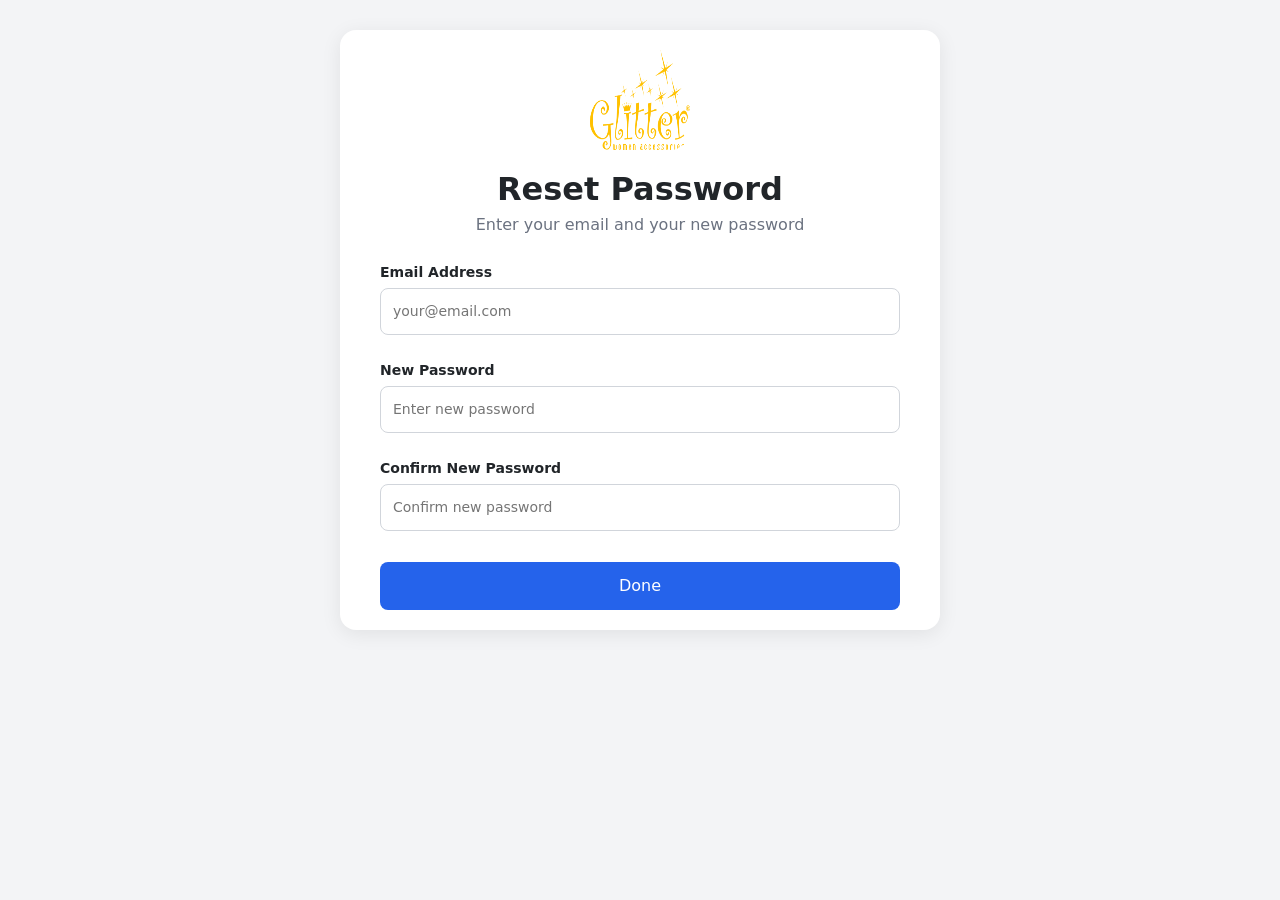
<file: ForgetPass.html>
<!DOCTYPE html>
<html lang="en">
<head>
    <meta charset="UTF-8">
    <meta name="viewport" content="width=device-width, initial-scale=1.0">
    <title>Reset Password</title>

    <link rel="stylesheet" href="css/bootstrap.min.css">
    <link rel="stylesheet" href="css/all.min.css">
    <link rel="stylesheet" href="./css/Register.css">
    <link rel="stylesheet" href="./css/login.css">
</head>
<body>

<div class="register-container">
    <div class="logo">
        <img src="./images/Glitter-Logo-1-1024x687-1.png" class="img-logo" alt="">
    </div>

    <h2 class="fw-bold fa-2x">Reset Password</h2>
    <p class="subtitle">Enter your email and your new password</p>

    <form class="register-form">
        <label>Email Address</label>
        <input type="email" name="email" id="email" placeholder="your@email.com" required>
        <div class="alert alert-danger d-none" id="errorAlert1" role="alert"></div>

        <label>New Password</label>
        <input type="password" name="new_password" id="password" placeholder="Enter new password" required>
        <div class="alert alert-danger d-none" id="errorAlert2" role="alert"></div>

        <label>Confirm New Password</label>
        <input type="password" name="confirm_password" id="repPassword" placeholder="Confirm new password" required>
        <div class="alert alert-danger d-none" id="errorAlert3" role="alert"></div>
        <button type="submit" class="register-btn mt-3">Done</button>
    </form>
</div>

<script src="js/bootstrap.bundle.min.js"></script>
<script src="./js/ForgetPass.js"></script>
</body>
</html>
</file>
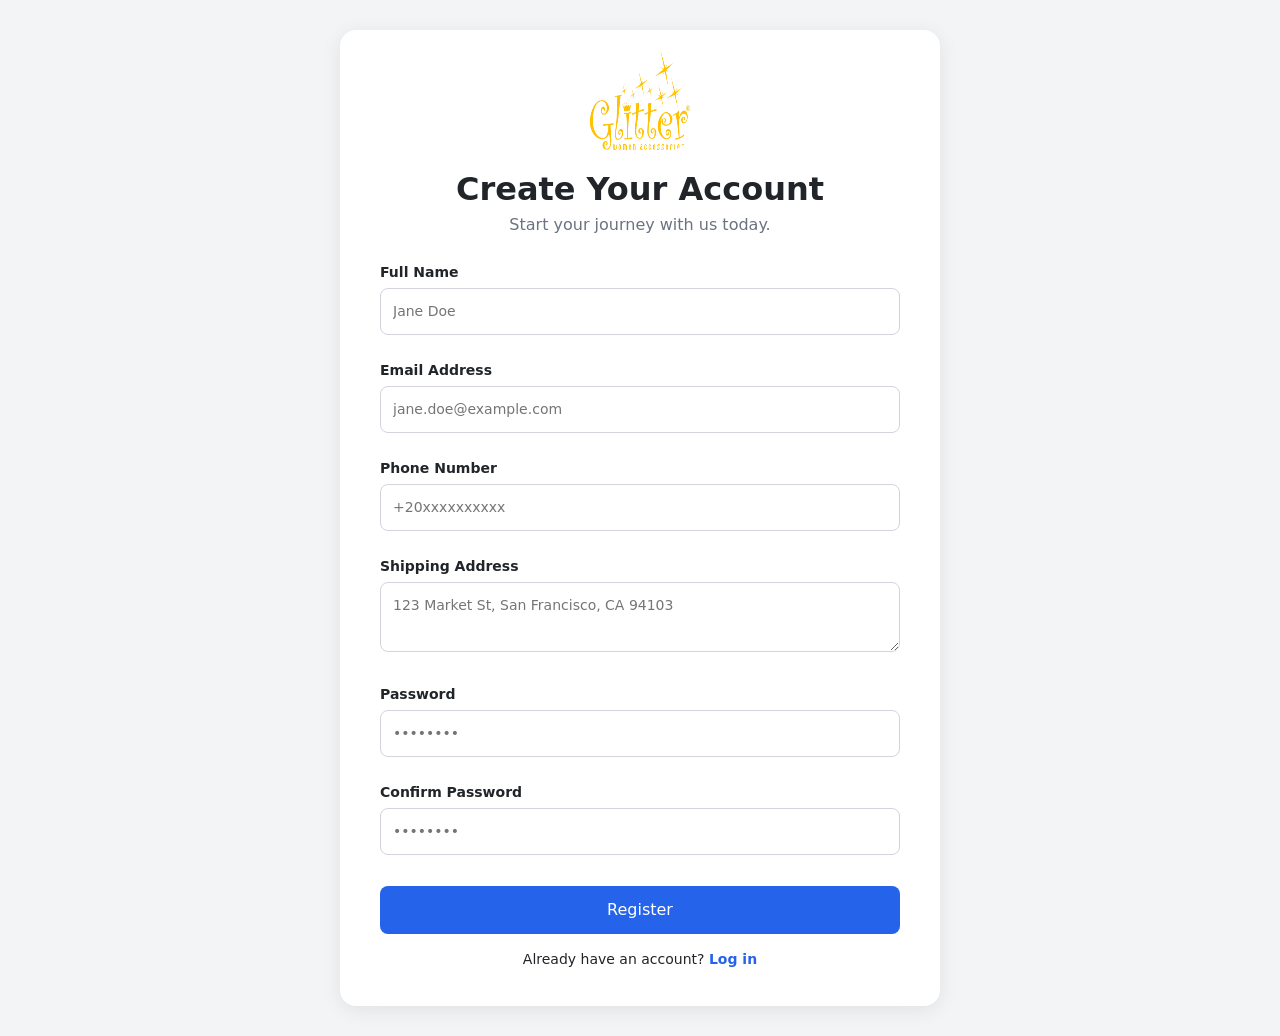
<file: Register.html>
<!DOCTYPE html>
<html lang="en">
<head>
    <meta charset="UTF-8">
    <meta name="viewport" content="width=device-width, initial-scale=1.0">
    <title>Document</title>
    <link rel="stylesheet" href="css/bootstrap.min.css">
    <link rel="stylesheet" href="css/all.min.css">
    <link rel="stylesheet" href="./css/Register.css">
    <link rel="preconnect" href="https://fonts.googleapis.com">
    <link rel="preconnect" href="https://fonts.gstatic.com" crossorigin>
    <link href="https://fonts.googleapis.com/css2?family=Dela+Gothic+One&display=swap" rel="stylesheet">
    <link rel="preconnect" href="https://fonts.googleapis.com">
    <link rel="preconnect" href="https://fonts.gstatic.com" crossorigin>
    <link href="https://fonts.googleapis.com/css2?family=Poppins:ital,wght@0,100;0,200;0,300;0,400;0,500;0,600;0,700;0,800;0,900;1,100;1,200;1,300;1,400;1,500;1,600;1,700;1,800;1,900&display=swap" rel="stylesheet">
</head>
<body>
<div class="register-container">
    <div class="logo"><img src="./images/Glitter-Logo-1-1024x687-1.png" class="img-logo" alt=""></div>

    <h2 class="fw-bold fa-2x">Create Your Account</h2>
    <p class="subtitle">Start your journey with us today.</p>

    <form class="register-form">

        <label>Full Name</label>
        <input type="text" placeholder="Jane Doe" name="user_name" id="name" required>
        <div class="alert alert-danger d-none" id="errorAlert1" role="alert"></div>
        
        <label>Email Address</label>
        <input type="email" placeholder="jane.doe@example.com" name="user_email" id="email" required>
        <div class="alert alert-danger d-none" id="errorAlert2" role="alert"></div>
        
        <label>Phone Number</label>
        <input type="text" placeholder="+20xxxxxxxxxx" name="user_phone" id="phone" required>
        <div class="alert alert-danger d-none" id="errorAlert3" role="alert"></div>
        
        <label>Shipping Address</label>
        <textarea placeholder="123 Market St, San Francisco, CA 94103" name="user_address" id="Shipping" required></textarea>
        <div class="alert alert-danger d-none" id="errorAlert4" role="alert"></div>
        
        <label>Password</label>
        <div class="password-wrapper">
            <input type="password" placeholder="••••••••" name="user_password" id="password" required>
        </div>
        <div class="alert alert-danger d-none" id="errorAlert5" role="alert"></div>
        
        <label>Confirm Password</label>
        <input type="password" placeholder="••••••••" name="user_confirm" id="repPassword" required>
        <div class="alert alert-danger d-none" id="errorAlert6" role="alert"></div>

         <button type="submit" class="register-btn mt-3">Register</button>

        <p class="login-text">
            Already have an account? <a href="./index.html" style="text-decoration: none;">Log in</a>
        </p>

    </form>
</div>
    
<script src="js/bootstrap.bundle.min.js"></script>
<script src="js/all.min.js"></script> 
<script src="js/register.js"></script> 
<script>

</script>
</body>
</html>
</file>
<file: css/Register.css>
body {
    background: #f3f4f6;
    display: flex;
    justify-content: center;
    padding: 30px;
}
.register-container {
    background: white;
    padding:20px 40px;
    width: 600px;
    border-radius: 16px;
    box-shadow: 0 4px 20px rgba(0,0,0,0.08);
}
.logo {
    text-align: center;
    /* font-size: 22px; */
    margin-bottom: 20px;
    /* font-weight: 600; */
    color: #1e40af;
}
.img-logo{
    width: 100px;
    height: 100px;
    border-radius: 20px;
}
h2 {
    text-align: center;
    font-size: 26px;
    margin-bottom: 5px;
}
.subtitle {
    text-align: center;
    margin-bottom: 25px;
    color: #6b7280;
}
.register-form label {
    font-size: 14px;
    font-weight: 600;
    margin: 10px 0 5px;
    display: block;
}
.register-form input,
.register-form textarea {
    width: 100%;
    padding: 12px;
    border: 1px solid #d1d5db;
    border-radius: 8px;
    font-size: 14px;
    margin-bottom: 15px;
}
textarea {
    height: 70px;
}
.password-wrapper {
    display: flex;
    align-items: center;
    position: relative;
}
.password-wrapper input {
    width: 100%;
}
.register-btn {
    width: 100%;
    padding: 12px;
    background: #2563eb;
    color: white;
    border: none;
    border-radius: 8px;
    margin-top: 10px;
    font-size: 16px;
    cursor: pointer;
    transition: 0.2s;
}
.register-btn:hover {
    background: #1e3a8a;
}
.login-text {
    text-align: center;
    margin-top: 15px;
    font-size: 14px;
}
.login-text a {
    color: #2563eb;
    font-weight: 600;
}
@media (max-width: 768px) {
    .register-container {
        width: 90%;
        padding: 25px;
    }
    .register-container h2 {
        font-size: 22px;
    }
    .register-container .subtitle {
        font-size: 14px;
    }
    input,
    textarea {
        font-size: 14px;
        padding: 10px;
    }
    .register-btn {
        padding: 12px;
        font-size: 16px;
    }
}
@media (max-width: 480px) {
    .register-container {
        width: 100%;
        padding: 40px;
    }
    h2 {
        font-size: 20px;
    }
    label {
        font-size: 13px;
    }
    .register-btn {
        font-size: 15px;
        padding: 10px;
    }
}
</file>
<file: css/login.css>
body{
    overflow: hidden;
}
@media (max-width: 480px) {
    .forgot{
        margin-right: -20px;
        font-size: 14px;
        
    }
}
@media (max-width: 350px) {
    .remember-forgot {
        flex-direction: column;
        align-items: flex-start;
        gap: 6px;
    }

    .forgot {
        margin-left: 0;
    }
}
.user-type-tabs {
    display: flex;
    background: #f3f4f6;
    border-radius: 8px;
}

.tab-btn {
    flex: 1;
    padding: 10px;
    border: none;
    background: none;
    font-weight: 600;
    color: #6b7280;
    cursor: pointer;
    border-radius: 8px;
    transition: 0.2s;
}

.tab-btn.active {
    background: white;
    color: #111;
    box-shadow: 0 0 4px rgba(0,0,0,0.1);
}
</file>
